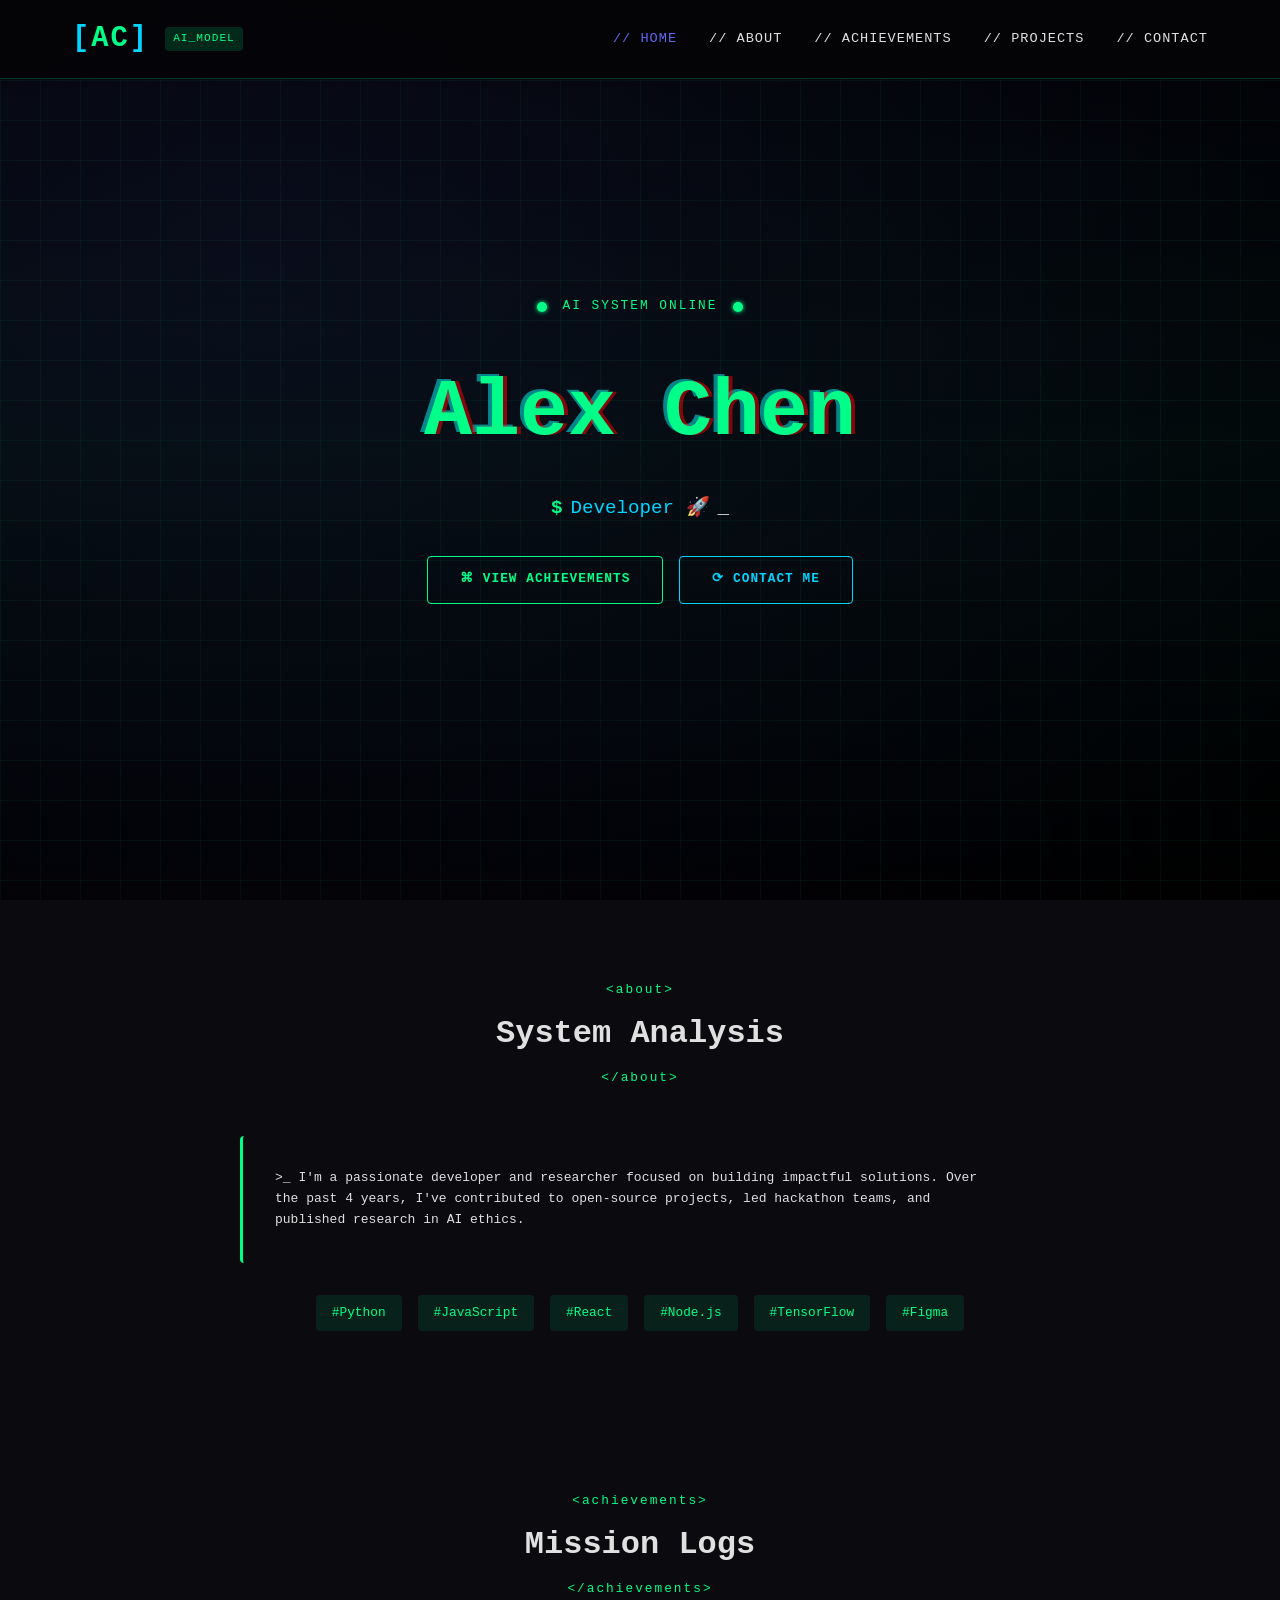
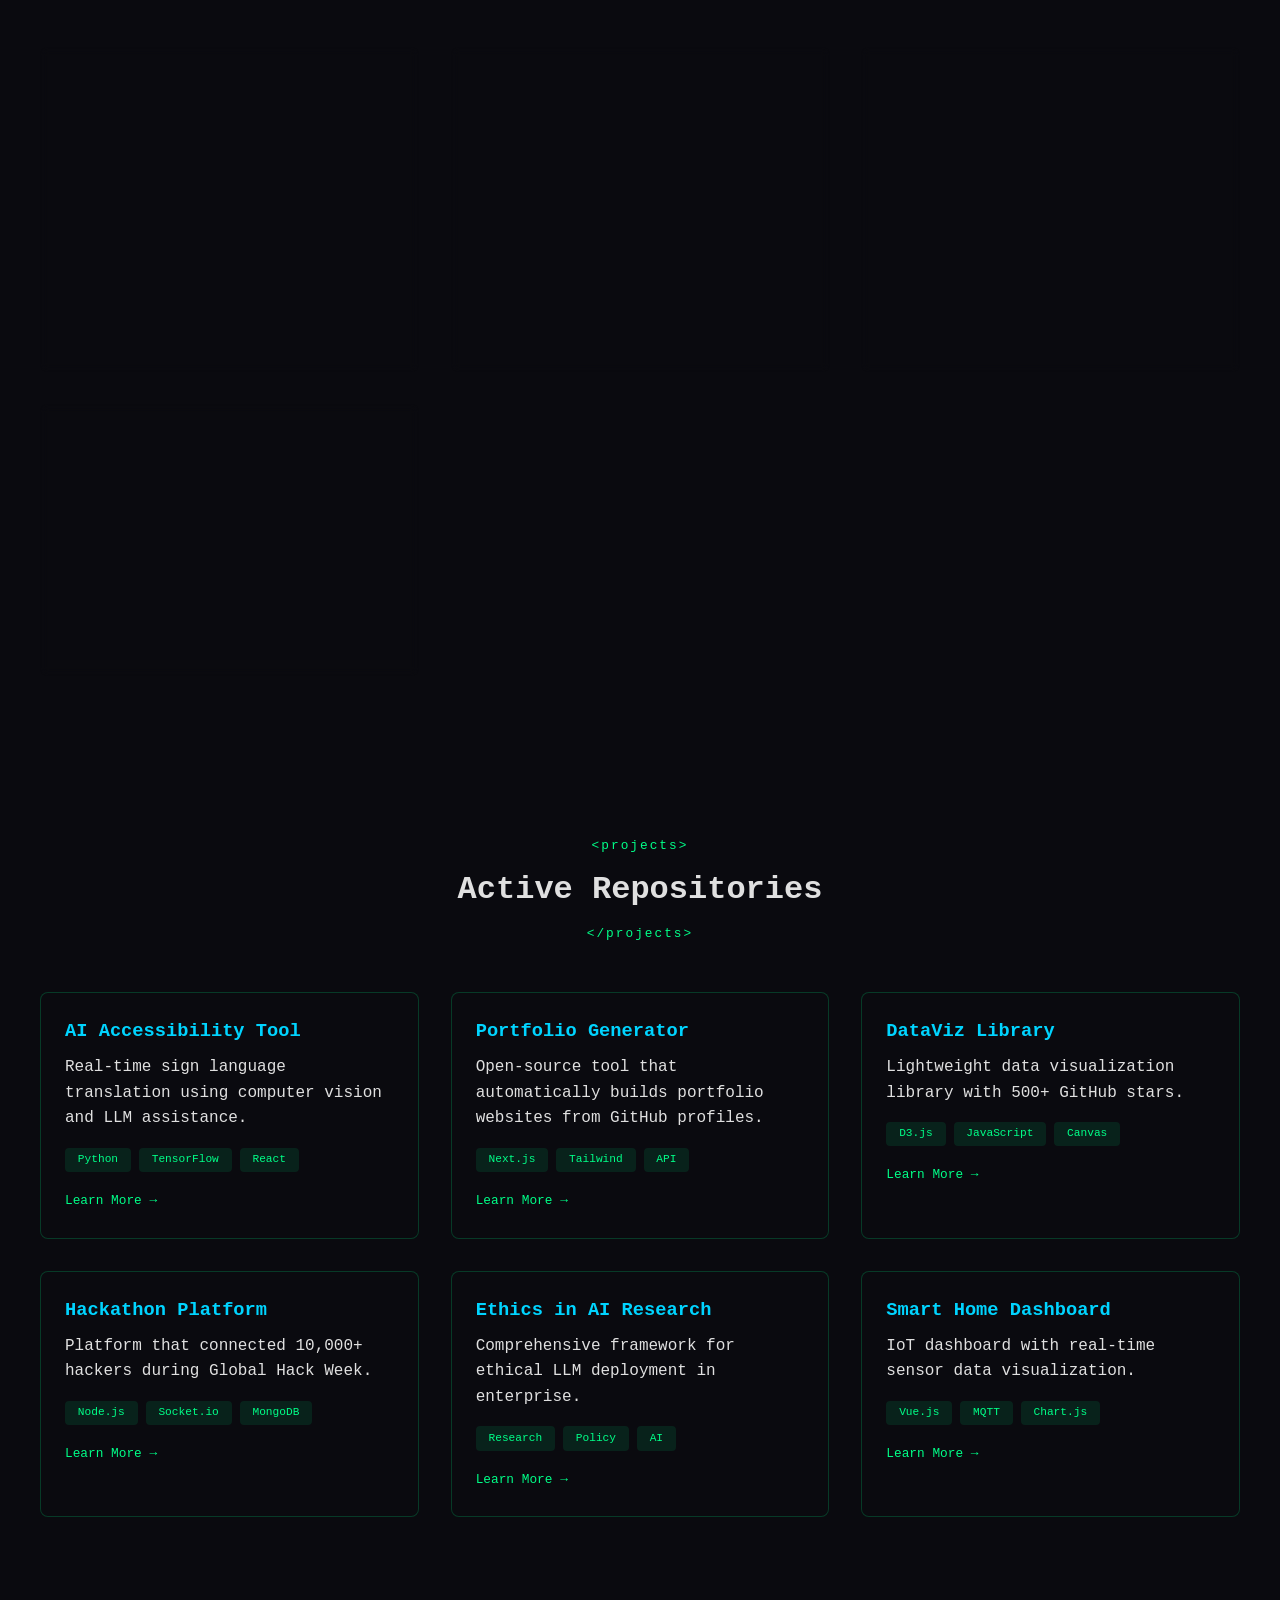
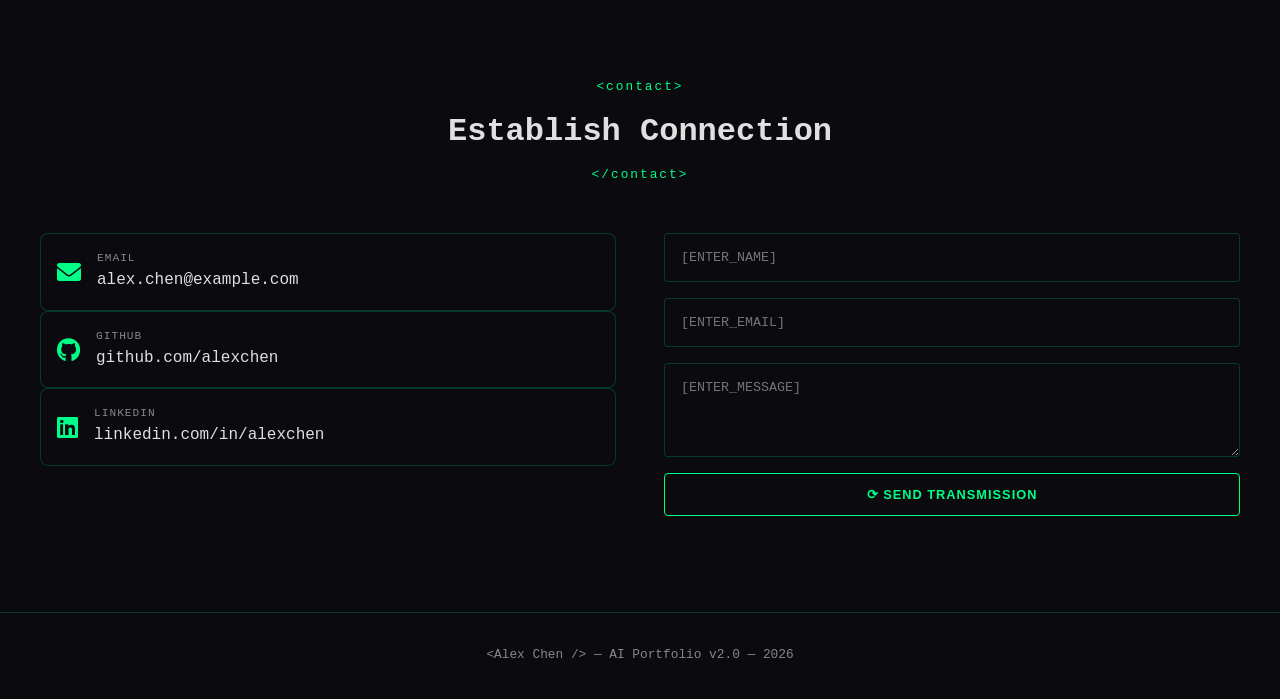
<file: index.html>
<!DOCTYPE html>
<html lang="en">
<head>
    <meta charset="UTF-8">
    <meta name="viewport" content="width=device-width, initial-scale=1.0">
    <title>Alex Chen | AI Portfolio</title>
    <link rel="stylesheet" href="style.css">
    <link rel="stylesheet" href="https://cdnjs.cloudflare.com/ajax/libs/font-awesome/6.0.0-beta3/css/all.min.css">
</head>
<body>
    <!-- AI Animated Background -->
    <div class="ai-bg">
        <div class="grid-overlay"></div>
        <div class="scan-line"></div>
    </div>

    <!-- Navigation -->
    <nav class="navbar">
        <div class="nav-container">
            <div class="logo">
                <a href="#"><span class="ai-bracket">[</span>AC<span class="ai-bracket">]</span></a>
                <span class="ai-badge">AI_MODEL</span>
            </div>
            <ul class="nav-links" id="navLinks">
                <li><a href="#home">// HOME</a></li>
                <li><a href="#about">// ABOUT</a></li>
                <li><a href="#achievements">// ACHIEVEMENTS</a></li>
                <li><a href="#projects">// PROJECTS</a></li>
                <li><a href="#contact">// CONTACT</a></li>
            </ul>
            <div class="hamburger" id="hamburger">
                <span></span>
                <span></span>
                <span></span>
            </div>
        </div>
    </nav>

    <!-- Hero Section -->
    <section id="home" class="hero">
        <div class="hero-content">
            <div class="ai-status">
                <span class="status-led"></span>
                <span>AI SYSTEM ONLINE</span>
                <span class="status-led"></span>
            </div>
            <h1 class="glitch-text" data-text="Alex Chen">Alex Chen</h1>
            <div class="terminal">
                <span class="terminal-prompt">$</span>
                <span class="typed-text" id="typedText"></span>
                <span class="cursor">_</span>
            </div>
            <div class="hero-buttons">
                <a href="#achievements" class="btn btn-primary">⌘ VIEW ACHIEVEMENTS</a>
                <a href="#contact" class="btn btn-secondary">⟳ CONTACT ME</a>
            </div>
        </div>
    </section>

    <!-- About Section -->
    <section id="about" class="about">
        <div class="container">
            <div class="section-header">
                <span class="section-tag">&lt;about&gt;</span>
                <h2 class="section-title">System Analysis</h2>
                <span class="section-tag">&lt;/about&gt;</span>
            </div>
            <div class="about-content">
                <div class="about-text">
                    <p class="ai-response">>_ I'm a passionate developer and researcher focused on building impactful solutions. Over the past 4 years, I've contributed to open-source projects, led hackathon teams, and published research in AI ethics.</p>
                    <div class="skills">
                        <span class="skill-tag">#Python</span>
                        <span class="skill-tag">#JavaScript</span>
                        <span class="skill-tag">#React</span>
                        <span class="skill-tag">#Node.js</span>
                        <span class="skill-tag">#TensorFlow</span>
                        <span class="skill-tag">#Figma</span>
                    </div>
                </div>
            </div>
        </div>
    </section>

    <!-- Achievements Section -->
    <section id="achievements" class="achievements">
        <div class="container">
            <div class="section-header">
                <span class="section-tag">&lt;achievements&gt;</span>
                <h2 class="section-title">Mission Logs</h2>
                <span class="section-tag">&lt;/achievements&gt;</span>
            </div>
            <div class="achievements-grid">
                <div class="achievement-card">
                    <div class="card-glow"></div>
                    <i class="fas fa-trophy"></i>
                    <h3>1st Place - Global Hackathon 2025</h3>
                    <p>Led a team of 4 to build an AI-powered accessibility tool, winning among 500+ participants worldwide.</p>
                    <span class="achievement-date">[COMPLETED: 03.2025]</span>
                </div>
                <div class="achievement-card">
                    <div class="card-glow"></div>
                    <i class="fas fa-file-alt"></i>
                    <h3>Published Research Paper</h3>
                    <p>"Ethical Considerations in LLM Deployment" - Presented at IEEE AI Ethics Conference 2024.</p>
                    <span class="achievement-date">[COMPLETED: 12.2024]</span>
                </div>
                <div class="achievement-card">
                    <div class="card-glow"></div>
                    <i class="fas fa-code-branch"></i>
                    <h3>500+ GitHub Stars</h3>
                    <p>Created and maintained an open-source library for data visualization, used by 50+ companies.</p>
                    <span class="achievement-date">[STATUS: ACTIVE]</span>
                </div>
                <div class="achievement-card">
                    <div class="card-glow"></div>
                    <i class="fas fa-chalkboard-user"></i>
                    <h3>Guest Lecturer</h3>
                    <p>Invited to speak at Stanford University about modern web development practices.</p>
                    <span class="achievement-date">[COMPLETED: 09.2024]</span>
                </div>
            </div>
        </div>
    </section>

    <!-- Projects Section -->
    <section id="projects" class="projects">
        <div class="container">
            <div class="section-header">
                <span class="section-tag">&lt;projects&gt;</span>
                <h2 class="section-title">Active Repositories</h2>
                <span class="section-tag">&lt;/projects&gt;</span>
            </div>
            <div class="projects-grid" id="projectsGrid">
                <!-- Projects loaded via JS -->
            </div>
        </div>
    </section>

    <!-- Contact Section -->
    <section id="contact" class="contact">
        <div class="container">
            <div class="section-header">
                <span class="section-tag">&lt;contact&gt;</span>
                <h2 class="section-title">Establish Connection</h2>
                <span class="section-tag">&lt;/contact&gt;</span>
            </div>
            <div class="contact-content">
                <div class="contact-info">
                    <div class="contact-item">
                        <i class="fas fa-envelope"></i>
                        <div>
                            <p class="contact-label">EMAIL</p>
                            <p>alex.chen@example.com</p>
                        </div>
                    </div>
                    <div class="contact-item">
                        <i class="fab fa-github"></i>
                        <div>
                            <p class="contact-label">GITHUB</p>
                            <p>github.com/alexchen</p>
                        </div>
                    </div>
                    <div class="contact-item">
                        <i class="fab fa-linkedin"></i>
                        <div>
                            <p class="contact-label">LINKEDIN</p>
                            <p>linkedin.com/in/alexchen</p>
                        </div>
                    </div>
                </div>
                <form class="contact-form" id="contactForm">
                    <input type="text" id="contactName" placeholder="[ENTER_NAME]" required>
                    <input type="email" id="contactEmail" placeholder="[ENTER_EMAIL]" required>
                    <textarea id="contactMessage" rows="4" placeholder="[ENTER_MESSAGE]" required></textarea>
                    <button type="submit" class="btn btn-primary">⟳ SEND TRANSMISSION</button>
                    <p class="form-status" id="formStatus"></p>
                </form>
            </div>
        </div>
    </section>

    <footer>
        <p>&lt;Alex Chen /&gt; — AI Portfolio v2.0 — <span id="year"></span></p>
    </footer>

    <script src="function.js"></script>
    <script>document.getElementById('year').innerHTML = new Date().getFullYear();</script>
</body>
</html>
</file>
<file: style.css>
/* ========== AI MODE DARK THEME ========== */

* {
    margin: 0;
    padding: 0;
    box-sizing: border-box;
}

:root {
    --primary: #00ff88;
    --primary-glow: rgba(0, 255, 136, 0.4);
    --secondary: #00d4ff;
    --accent: #ff00ff;
    --dark-bg: #0a0a0f;
    --darker: #050508;
    --card-bg: rgba(10, 10, 15, 0.8);
    --text: #e0e0e0;
    --text-dim: #888888;
    --border-glow: rgba(0, 255, 136, 0.2);
    --transition: all 0.3s ease;
}

html {
    scroll-behavior: smooth;
}

body {
    font-family: 'Courier New', 'Fira Code', monospace;
    background: var(--dark-bg);
    color: var(--text);
    line-height: 1.6;
    overflow-x: hidden;
}

/* ========== AI ANIMATED BACKGROUND ========== */
.ai-bg {
    position: fixed;
    top: 0;
    left: 0;
    width: 100%;
    height: 100%;
    z-index: -2;
    background: radial-gradient(ellipse at 20% 30%, #0a0a1a, #000000);
}

.grid-overlay {
    position: fixed;
    top: 0;
    left: 0;
    width: 100%;
    height: 100%;
    background-image: 
        linear-gradient(rgba(0, 255, 136, 0.05) 1px, transparent 1px),
        linear-gradient(90deg, rgba(0, 255, 136, 0.05) 1px, transparent 1px);
    background-size: 40px 40px;
    z-index: -1;
    pointer-events: none;
}

.scan-line {
    position: fixed;
    top: 0;
    left: 0;
    width: 100%;
    height: 100%;
    background: linear-gradient(
        180deg,
        transparent 0%,
        rgba(0, 255, 136, 0.03) 50%,
        transparent 100%
    );
    animation: scan 8s linear infinite;
    pointer-events: none;
    z-index: -1;
}

@keyframes scan {
    0% { transform: translateY(-100%); }
    100% { transform: translateY(100%); }
}

/* ========== NAVIGATION ========== */
.navbar {
    position: fixed;
    top: 0;
    width: 100%;
    background: rgba(5, 5, 8, 0.95);
    backdrop-filter: blur(10px);
    z-index: 1000;
    border-bottom: 1px solid var(--border-glow);
}

.nav-container {
    max-width: 1200px;
    margin: 0 auto;
    padding: 1rem 2rem;
    display: flex;
    justify-content: space-between;
    align-items: center;
}

.logo {
    display: flex;
    align-items: center;
    gap: 1rem;
}

.logo a {
    font-size: 1.8rem;
    font-weight: bold;
    color: var(--primary);
    text-decoration: none;
    letter-spacing: 2px;
}

.ai-bracket {
    color: var(--secondary);
}

.ai-badge {
    font-size: 0.7rem;
    background: rgba(0, 255, 136, 0.15);
    padding: 0.2rem 0.5rem;
    border-radius: 4px;
    color: var(--primary);
    letter-spacing: 1px;
}

.nav-links {
    display: flex;
    gap: 2rem;
    list-style: none;
}

.nav-links a {
    color: var(--text);
    text-decoration: none;
    font-size: 0.85rem;
    letter-spacing: 1px;
    transition: var(--transition);
}

.nav-links a:hover {
    color: var(--primary);
    text-shadow: 0 0 5px var(--primary-glow);
}

.hamburger {
    display: none;
    flex-direction: column;
    cursor: pointer;
}

.hamburger span {
    width: 25px;
    height: 2px;
    background: var(--primary);
    margin: 3px 0;
    transition: var(--transition);
}

/* ========== HERO SECTION ========== */
.hero {
    min-height: 100vh;
    display: flex;
    align-items: center;
    justify-content: center;
    text-align: center;
    padding: 0 2rem;
}

.ai-status {
    display: flex;
    align-items: center;
    justify-content: center;
    gap: 1rem;
    margin-bottom: 2rem;
    font-size: 0.8rem;
    color: var(--primary);
    letter-spacing: 2px;
}

.status-led {
    width: 10px;
    height: 10px;
    background: var(--primary);
    border-radius: 50%;
    animation: pulse 1.5s infinite;
    box-shadow: 0 0 5px var(--primary);
}

@keyframes pulse {
    0%, 100% { opacity: 1; }
    50% { opacity: 0.3; }
}

.glitch-text {
    font-size: 5rem;
    font-weight: bold;
    color: var(--primary);
    text-shadow: 
        0.05em 0 0 rgba(255, 0, 0, 0.5),
        -0.05em -0.025em 0 rgba(0, 255, 255, 0.5);
    animation: glitch 3s infinite;
    margin-bottom: 1rem;
}

@keyframes glitch {
    0%, 100% { transform: skew(0deg, 0deg); }
    95% { transform: skew(0deg, 0deg); }
    96% { transform: skew(5deg, 2deg); }
    97% { transform: skew(-3deg, -1deg); }
    98% { transform: skew(2deg, 0deg); }
}

.terminal {
    display: flex;
    align-items: center;
    justify-content: center;
    gap: 0.5rem;
    margin-bottom: 2rem;
    font-size: 1.2rem;
}

.terminal-prompt {
    color: var(--primary);
    font-weight: bold;
}

.typed-text {
    color: var(--secondary);
}

.cursor {
    animation: blink 1s step-end infinite;
}

@keyframes blink {
    0%, 100% { opacity: 1; }
    50% { opacity: 0; }
}

.hero-buttons {
    display: flex;
    gap: 1rem;
    justify-content: center;
    flex-wrap: wrap;
}

.btn {
    padding: 0.8rem 2rem;
    border-radius: 4px;
    text-decoration: none;
    font-weight: 600;
    transition: var(--transition);
    cursor: pointer;
    font-size: 0.8rem;
    letter-spacing: 1px;
}

.btn-primary {
    background: transparent;
    border: 1px solid var(--primary);
    color: var(--primary);
}

.btn-primary:hover {
    background: var(--primary);
    color: var(--dark-bg);
    box-shadow: 0 0 20px var(--primary-glow);
}

.btn-secondary {
    background: transparent;
    border: 1px solid var(--secondary);
    color: var(--secondary);
}

.btn-secondary:hover {
    background: var(--secondary);
    color: var(--dark-bg);
    box-shadow: 0 0 20px rgba(0, 212, 255, 0.3);
}

/* ========== SECTIONS ========== */
section {
    padding: 5rem 2rem;
}

.container {
    max-width: 1200px;
    margin: 0 auto;
}

.section-header {
    text-align: center;
    margin-bottom: 3rem;
}

.section-tag {
    color: var(--primary);
    font-size: 0.8rem;
    letter-spacing: 2px;
    display: block;
}

.section-title {
    font-size: 2rem;
    color: var(--text);
    margin: 0.5rem 0;
}

/* ========== ABOUT ========== */
.about-text {
    max-width: 800px;
    margin: 0 auto;
}

.ai-response {
    background: var(--card-bg);
    padding: 2rem;
    border-left: 3px solid var(--primary);
    font-family: monospace;
    margin-bottom: 2rem;
    border-radius: 4px;
}

.skills {
    display: flex;
    flex-wrap: wrap;
    justify-content: center;
    gap: 1rem;
}

.skill-tag {
    background: rgba(0, 255, 136, 0.1);
    padding: 0.5rem 1rem;
    border-radius: 4px;
    font-size: 0.8rem;
    color: var(--primary);
    font-family: monospace;
}

/* ========== ACHIEVEMENTS ========== */
.achievements-grid {
    display: grid;
    grid-template-columns: repeat(auto-fit, minmax(280px, 1fr));
    gap: 2rem;
}

.achievement-card {
    position: relative;
    background: var(--card-bg);
    padding: 2rem;
    border-radius: 8px;
    text-align: center;
    border: 1px solid var(--border-glow);
    transition: var(--transition);
    overflow: hidden;
    backdrop-filter: blur(5px);
}

.card-glow {
    position: absolute;
    top: 0;
    left: -100%;
    width: 100%;
    height: 2px;
    background: linear-gradient(90deg, transparent, var(--primary), transparent);
    transition: 0.5s;
}

.achievement-card:hover {
    transform: translateY(-5px);
    border-color: var(--primary);
    box-shadow: 0 0 30px rgba(0, 255, 136, 0.1);
}

.achievement-card:hover .card-glow {
    left: 100%;
}

.achievement-card i {
    font-size: 2.5rem;
    color: var(--primary);
    margin-bottom: 1rem;
}

.achievement-card h3 {
    margin-bottom: 0.5rem;
    font-size: 1.1rem;
    color: var(--secondary);
}

.achievement-date {
    display: inline-block;
    margin-top: 1rem;
    font-size: 0.7rem;
    color: var(--text-dim);
    font-family: monospace;
}

/* ========== PROJECTS ========== */
.projects-grid {
    display: grid;
    grid-template-columns: repeat(auto-fit, minmax(300px, 1fr));
    gap: 2rem;
}

.project-card {
    background: var(--card-bg);
    border-radius: 8px;
    overflow: hidden;
    transition: var(--transition);
    border: 1px solid var(--border-glow);
}

.project-card:hover {
    transform: translateY(-5px);
    border-color: var(--primary);
}

.project-info {
    padding: 1.5rem;
}

.project-info h3 {
    margin-bottom: 0.5rem;
    color: var(--secondary);
}

.project-tags {
    display: flex;
    flex-wrap: wrap;
    gap: 0.5rem;
    margin: 1rem 0;
}

.project-tag {
    background: rgba(0, 255, 136, 0.1);
    padding: 0.2rem 0.8rem;
    border-radius: 4px;
    font-size: 0.7rem;
    color: var(--primary);
}

.project-link {
    color: var(--primary);
    text-decoration: none;
    font-size: 0.8rem;
    transition: var(--transition);
}

.project-link:hover {
    text-shadow: 0 0 5px var(--primary);
}

/* ========== CONTACT ========== */
.contact-content {
    display: grid;
    grid-template-columns: 1fr 1fr;
    gap: 3rem;
}

.contact-item {
    display: flex;
    align-items: center;
    gap: 1rem;
    padding: 1rem;
    background: var(--card-bg);
    border-radius: 8px;
    border: 1px solid var(--border-glow);
}

.contact-item i {
    font-size: 1.5rem;
    color: var(--primary);
}

.contact-label {
    font-size: 0.7rem;
    color: var(--text-dim);
    letter-spacing: 1px;
}

.contact-form {
    display: flex;
    flex-direction: column;
    gap: 1rem;
}

.contact-form input,
.contact-form textarea {
    padding: 1rem;
    background: var(--card-bg);
    border: 1px solid var(--border-glow);
    border-radius: 4px;
    color: var(--text);
    font-family: monospace;
}

.contact-form input:focus,
.contact-form textarea:focus {
    outline: none;
    border-color: var(--primary);
}

.form-status {
    text-align: center;
    font-size: 0.8rem;
}

/* ========== FOOTER ========== */
footer {
    text-align: center;
    padding: 2rem;
    border-top: 1px solid var(--border-glow);
    color: var(--text-dim);
    font-size: 0.8rem;
    font-family: monospace;
}

/* ========== RESPONSIVE ========== */
@media (max-width: 768px) {
    .nav-links {
        position: fixed;
        top: 70px;
        left: -100%;
        width: 100%;
        background: var(--darker);
        flex-direction: column;
        align-items: center;
        justify-content: center;
        padding: 2rem;
        transition: var(--transition);
        border-bottom: 1px solid var(--border-glow);
    }

    .nav-links.active {
        left: 0;
    }

    .hamburger {
        display: flex;
    }

    .glitch-text {
        font-size: 2.5rem;
    }

    .contact-content {
        grid-template-columns: 1fr;
    }

    .section-title {
        font-size: 1.5rem;
    }
}

@media (max-width: 480px) {
    .hero-buttons {
        flex-direction: column;
        align-items: center;
    }
    
    .btn {
        width: 200px;
        text-align: center;
    }
}
</file>
